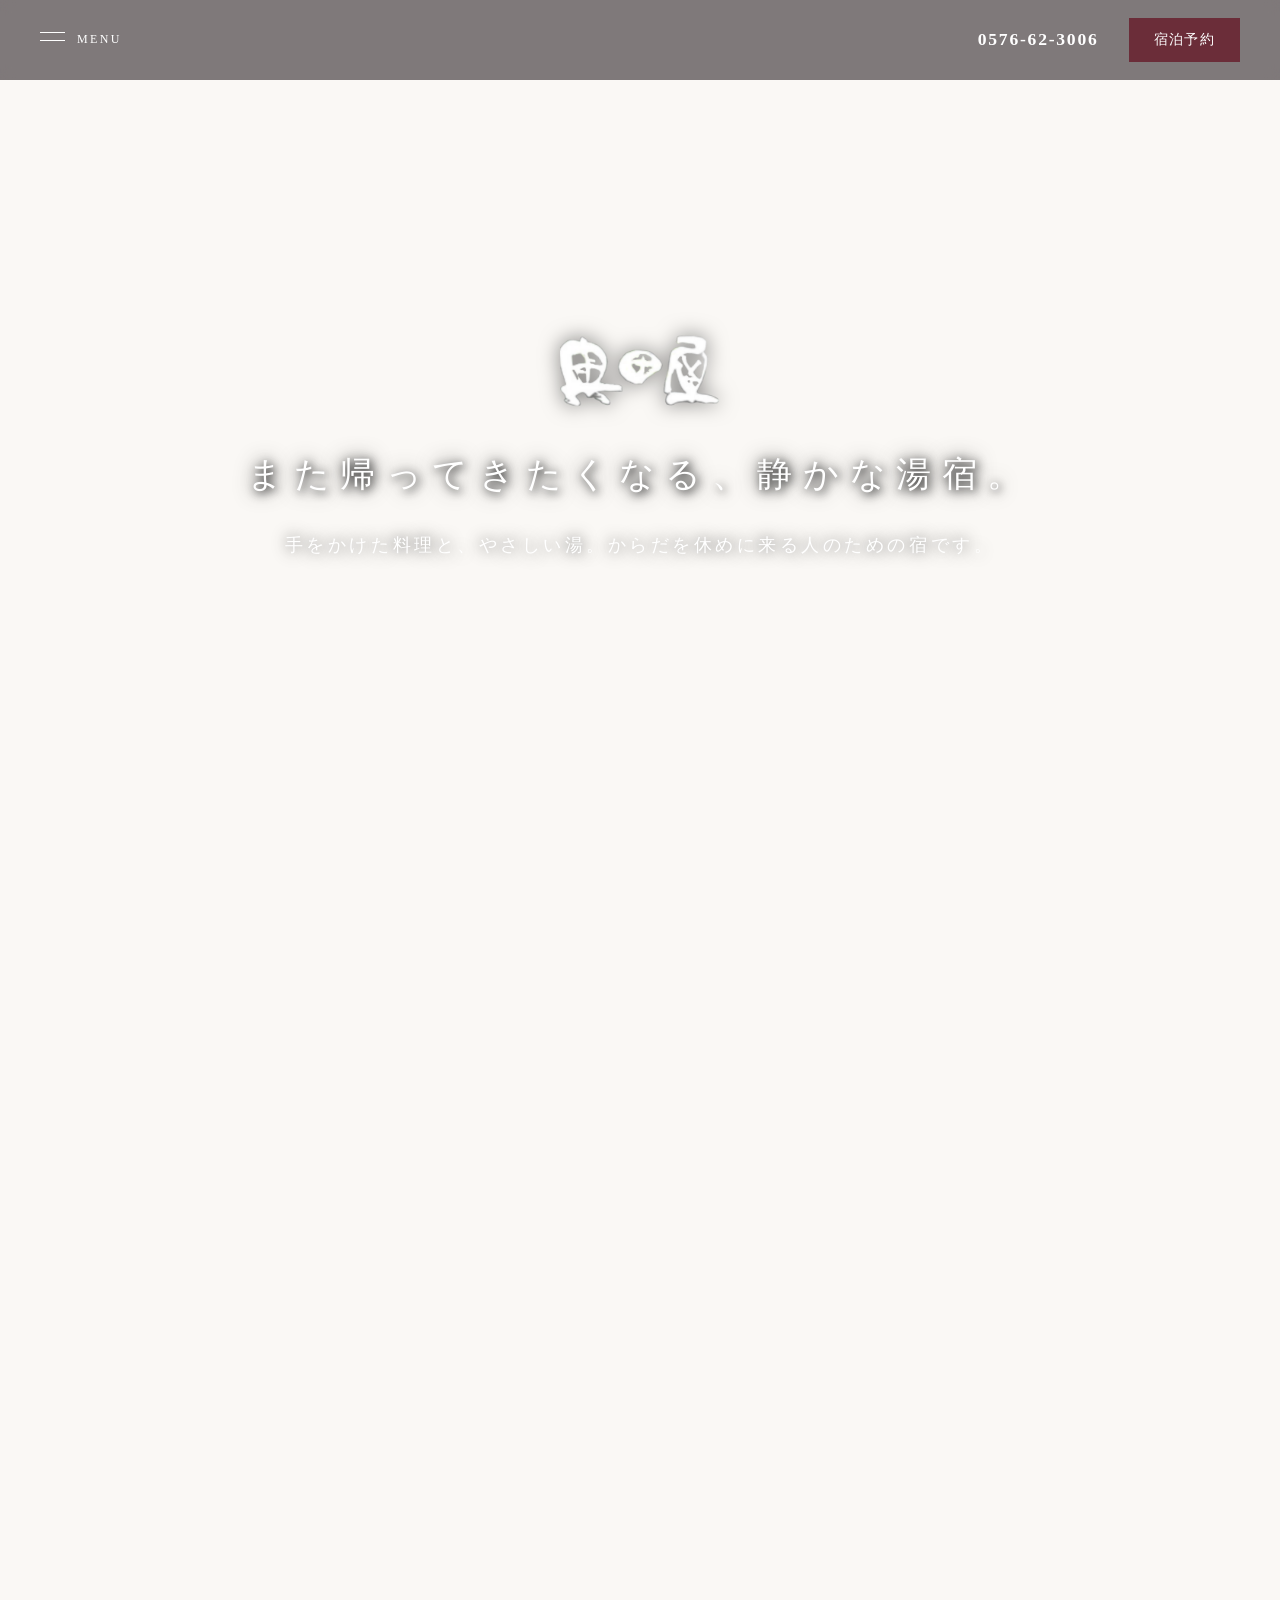
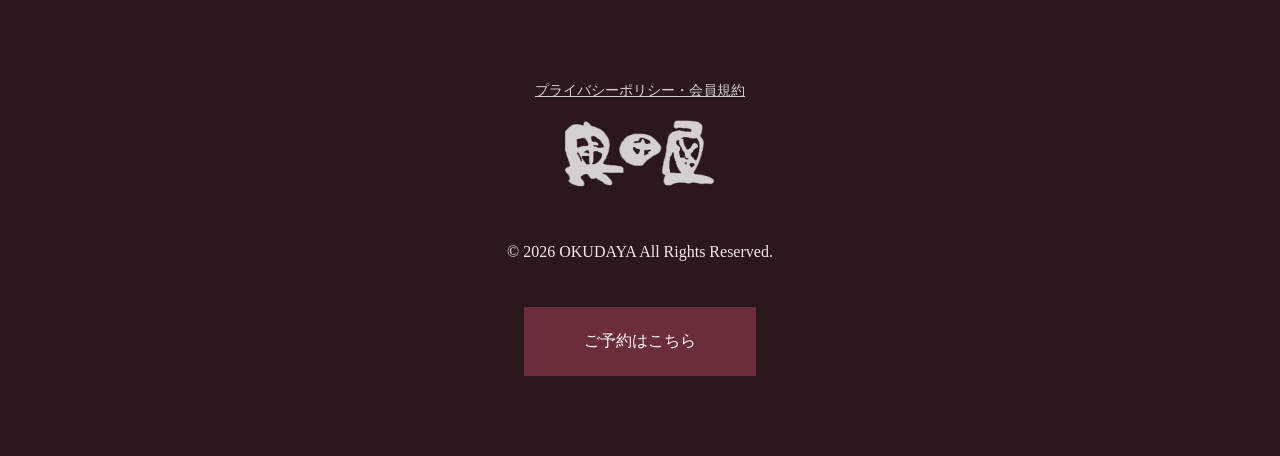
<file: index.html>
<!DOCTYPE html>
<html lang="ja">
<head>
    <meta charset="UTF-8" />
    <meta name="viewport" content="width=device-width, initial-scale=1.0" />
    <title>奥田屋｜また帰ってきたくなる、静かな湯宿。</title>
    <link rel="stylesheet" href="index.css">

    <!-- Google Analytics4 (GA4) -->
    <script async src="https://www.googletagmanager.com/gtag/js?id=G-5800Y1VJR6"></script>
    <script>
      window.dataLayer = window.dataLayer || [];
      function gtag(){dataLayer.push(arguments);}
      gtag('js', new Date());

      gtag('config', 'G-5800Y1VJR6');
    </script>
    <!-- /Google Analytics4 -->
</head>
<body>

    <!-- フルスクリーンメニュー -->
    <div id="full-menu" class="menu-overlay">
        <div class="menu-close-trigger" onclick="closeMenu()">
            <div class="close-icon"></div>
            <span class="close-label">CLOSE</span>
        </div>
        <div class="menu-flex-container">
            <div class="menu-left">
                <ul>
                    <li><a href="nature.html">自然</a></li>
                    <li><a href="history.html">歴史</a></li>
                    <li><a href="room.html">お部屋</a></li>
                    <li><a href="onsen.html">温泉</a></li>
                    <li><a href="food.html">お料理</a></li>
                    <li><a href="news.html">お知らせ</a></li>
                    <li><a href="https://ssl.mountaintrad.co.jp/~okudaya/booking.html" target="_blank" rel="noopener noreferrer">宿泊予約</a></li>
                    <li><a href="#access" onclick="closeMenu()">アクセス</a></li>
                </ul>
            </div>
            <div class="menu-right">
                <div class="menu-sub-links">
                    <a href="https://ssl.mountaintrad.co.jp/~okudaya/booking.html" target="_blank" rel="noopener noreferrer">宿泊予約・料金計算</a>
                    <a href="https://ssl.mountaintrad.co.jp/~okudaya/support.html" target="_blank" rel="noopener noreferrer">お問い合わせ</a>
                </div>
                <div class="menu-footer-info">
                    <span class="label">RESERVATION</span>
                    <a href="tel:0576623006" class="tel">0576-62-3006</a>
                </div>
            </div>
        </div>
    </div>

    <!-- ヘッダー -->
    <header class="site-header">
        <div class="header-inner">
            <div class="menu-trigger" onclick="openMenu()">
                <div class="menu-icon"></div>
                <span class="menu-label">MENU</span>
            </div>
            <div class="header-contact">
                <a href="tel:0576623006" class="header-tel" style="color: inherit; text-decoration: none;">0576-62-3006</a>
                <a href="https://ssl.mountaintrad.co.jp/~okudaya/booking.html" class="header-btn" target="_blank" rel="noopener noreferrer">宿泊予約</a>
            </div>
        </div>
    </header>

    <!-- ヒーローセクション -->
    <section class="hero">
        <div class="hero-slider">
            <div class="slide" style="background-image: url('images/nature.jpg');"></div>
            <div class="slide" style="background-image: url('images/food.jpg');"></div>
            <div class="slide" style="background-image: url('images/history.jpg');"></div>
            <div class="slide" style="background-image: url('images/onsen.jpg');"></div>
            <div class="slide" style="background-image: url('images/room.jpg');"></div>
        </div>
        <div class="hero-inner">
            <div class="hero-logo"><img src="images/okudaya.png" alt="奥田屋"></div>
            <h1 class="main-copy">また帰ってきたくなる、静かな湯宿。</h1>
            <p class="sub-copy">手をかけた料理と、やさしい湯。からだを休めに来る人のための宿です。</p>
        </div>
    </section>

    <!-- メインコンテンツ -->
    <main>
        <!-- 1. 自然 -->
        <section class="alternating-section">
            <div class="section-container">
                <div class="text-content reveal">
                    <h2 class="section-title">山と、川と、深呼吸。</h2>
                    <p>豊かな山々に抱かれ、清流のせせらぎが響く場所。<br>季節が奏でる音に耳を澄ませる、<br>贅沢な時間がここにはあります。</p>
                    <a href="nature.html" class="btn-more">More</a>
                </div>
                <div class="image-box reveal">
                    <img src="images/osaka.jpg" alt="自然">
                </div>
            </div>
        </section>

        <!-- 2. 歴史 -->
        <section class="alternating-section">
            <div class="section-container reverse">
                <div class="text-content reveal">
                    <h2 class="section-title">百余年の時を、いまに繋ぐ。</h2>
                    <p>明治の創業より磨き上げられてきた木造の美。<br>穏やかな安らぎが、館内を優しく包み込みます。</p>
                    <a href="history.html" class="btn-more">More</a>
                </div>
                <div class="image-box reveal">
                    <img src="images/history.jpg" alt="歴史">
                </div>
            </div>
        </section>

        <!-- 3. 客室 -->
        <section class="alternating-section">
            <div class="section-container">
                <div class="text-content reveal">
                    <h2 class="section-title">客室</h2>
                    <p>飛騨の山々と川のせせらぎ。<br>何もしない贅沢に身を委ねるひとときを。</p>
                    <a href="room.html" class="btn-more">More</a>
                </div>
                <div class="image-box reveal">
                    <img src="images/room.jpg" alt="客室">
                </div>
            </div>
        </section>

        <!-- 4. 温泉 -->
        <section class="alternating-section">
            <div class="section-container reverse">
                <div class="text-content reveal">
                    <h2 class="section-title">温泉</h2>
                    <p>日本希少の天然炭酸泉。<br>肌を包む細かな泡が芯から身体を解きほぐす、恵みの湯。</p>
                    <a href="onsen.html" class="btn-more">More</a>
                </div>
                <div class="image-box reveal">
                    <img src="images/onsen.jpg" alt="温泉">
                </div>
            </div>
        </section>

        <!-- 5. お食事 -->
        <section class="alternating-section">
            <div class="section-container">
                <div class="text-content reveal">
                    <h2 class="section-title">お食事</h2>
                    <p>飛騨の清らかな水と、力強い旬の幸。<br>素材を慈しむように実直に仕上げた滋味を。</p>
                    <a href="food.html" class="btn-more">More</a>
                </div>
                <div class="image-box reveal">
                    <img src="images/food.jpg" alt="お食事">
                </div>
            </div>
        </section>

        <!-- 6. ブログ・お知らせ -->
        <section class="home-news-section">
            <div class="section-container">
                <div class="news-banner reveal">
                    <div class="news-banner-text">
                        <span class="sub-title">Daily Life</span>
                        <h2>奥田屋の日々とお知らせ</h2>
                        <div id="latest-news-ticker" style="margin-bottom: 30px;">
                            <p style="font-size: 1.1rem; color: #8b4513;">最新の記事を読み込み中...</p>
                        </div>
                        <a href="https://www.okudaya.jp/blog/okudaya.html" class="btn-primary">ブログを見る</a>
                    </div>
                    <div class="news-banner-img">
                        <img src="images/R10.jpg" alt="日常" id="latest-news-img">
                    </div>
                </div>
            </div>
        </section>

        <!-- 7. アクセス -->
        <section id="access" class="access-section">
            <div class="section-container reveal" style="flex-direction: column; align-items: flex-start;">
                <h2 class="section-title">アクセス</h2>
                <div style="width: 100%; display: flex; gap: 40px; flex-wrap: wrap;">
                    <div class="text-content">
                        <p><strong>湯屋温泉 奥田屋</strong></p>
                        <p>〒509-3113 岐阜県下呂市小坂町湯屋572</p>
                        <p style="margin: 20px 0; font-size: 1.5rem; font-weight: bold; color: #8b4513;">
                            <a href="tel:0576623006" style="color: inherit; text-decoration: none;">TEL: 0576-62-3006</a>
                        </p>
                    </div>
                    <div style="flex: 1.5; min-width: 300px; height: 400px;">
                        <iframe src="https://www.google.com/maps/embed?pb=!1m18!1m12!1m3!1d3234.33234208226!2d137.288219!3d35.914264!2m3!1f0!2f0!3f0!3m2!1i1024!2i768!4f13.1!3m3!1m2!1s0x6002dd34b8c9c43d%3A0xc68e7b9260655554!2z5aWl55Sw5bGL!5e0!3m2!1sja!2sjp!4v1710000000000"
                        width="100%" height="100%" style="border:0;" allowfullscreen="" loading="lazy"></iframe>
                    </div>
                </div>
            </div>
        </section>
    </main>

    <!-- フッター -->
    <footer>
        <div style="margin-bottom: 15px;">
            <a href="privacy.html" style="color: #fff; opacity: 0.8; font-size: 0.85rem; text-decoration: underline;">プライバシーポリシー・会員規約</a>
        </div>
        <div style="margin-bottom: 40px;">
            <img src="images/okudaya.png" alt="奥田屋" style="width: 150px; filter: brightness(0) invert(1); opacity: 0.8;">
        </div>
        <p>&copy; 2026 OKUDAYA All Rights Reserved.</p>
        <a href="https://ssl.mountaintrad.co.jp/~okudaya/booking.html" class="btn-reserve" target="_blank" rel="noopener noreferrer">ご予約はこちら</a>
    </footer>

    <!-- JavaScript -->
    <script>
        function openMenu() { document.getElementById('full-menu').classList.add('is-open'); }
        function closeMenu() { document.getElementById('full-menu').classList.remove('is-open'); }

        const revealElements = document.querySelectorAll('.reveal');
        const observerOptions = {
            root: null,
            rootMargin: '0px',
            threshold: 0.1
        };

        const observer = new IntersectionObserver((entries) => {
            entries.forEach(entry => {
                if (entry.isIntersecting) {
                    entry.target.classList.add('is-visible');
                } else {
                    entry.target.classList.remove('is-visible');
                }
            });
        }, observerOptions);

        revealElements.forEach(el => observer.observe(el));

        async function getLatestNews() {
            const serviceId = 'harukisuzuki';
            const apiKey = 'IDQzemamCPD5LBX71CX7wcmdXTh57JQ7bQMJ';
            try {
                const res = await fetch(`https://${serviceId}.microcms.io/api/v1/blogs?limit=1`, {
                    headers: { 'X-MICROCMS-API-KEY': apiKey }
                });
                const data = await res.json();
                if (data.contents.length > 0) {
                    const post = data.contents[0];
                    const date = new Date(post.publishedAt).toLocaleDateString('ja-JP').replace(/\//g, '.');
                    document.getElementById('latest-news-ticker').innerHTML = `
                        <p style="font-size: 0.9rem; color: #8b4513; margin-bottom: 5px;">${date} 更新</p>
                        <p style="font-size: 1.2rem; color: #333; font-weight: bold;">${post.title}</p>
                    `;
                    if(post.eyecatch) document.getElementById('latest-news-img').src = post.eyecatch.url;
                }
            } catch (e) { console.log("News fetch error"); }
        }
        getLatestNews();
    </script>
</body>
</html>
</file>
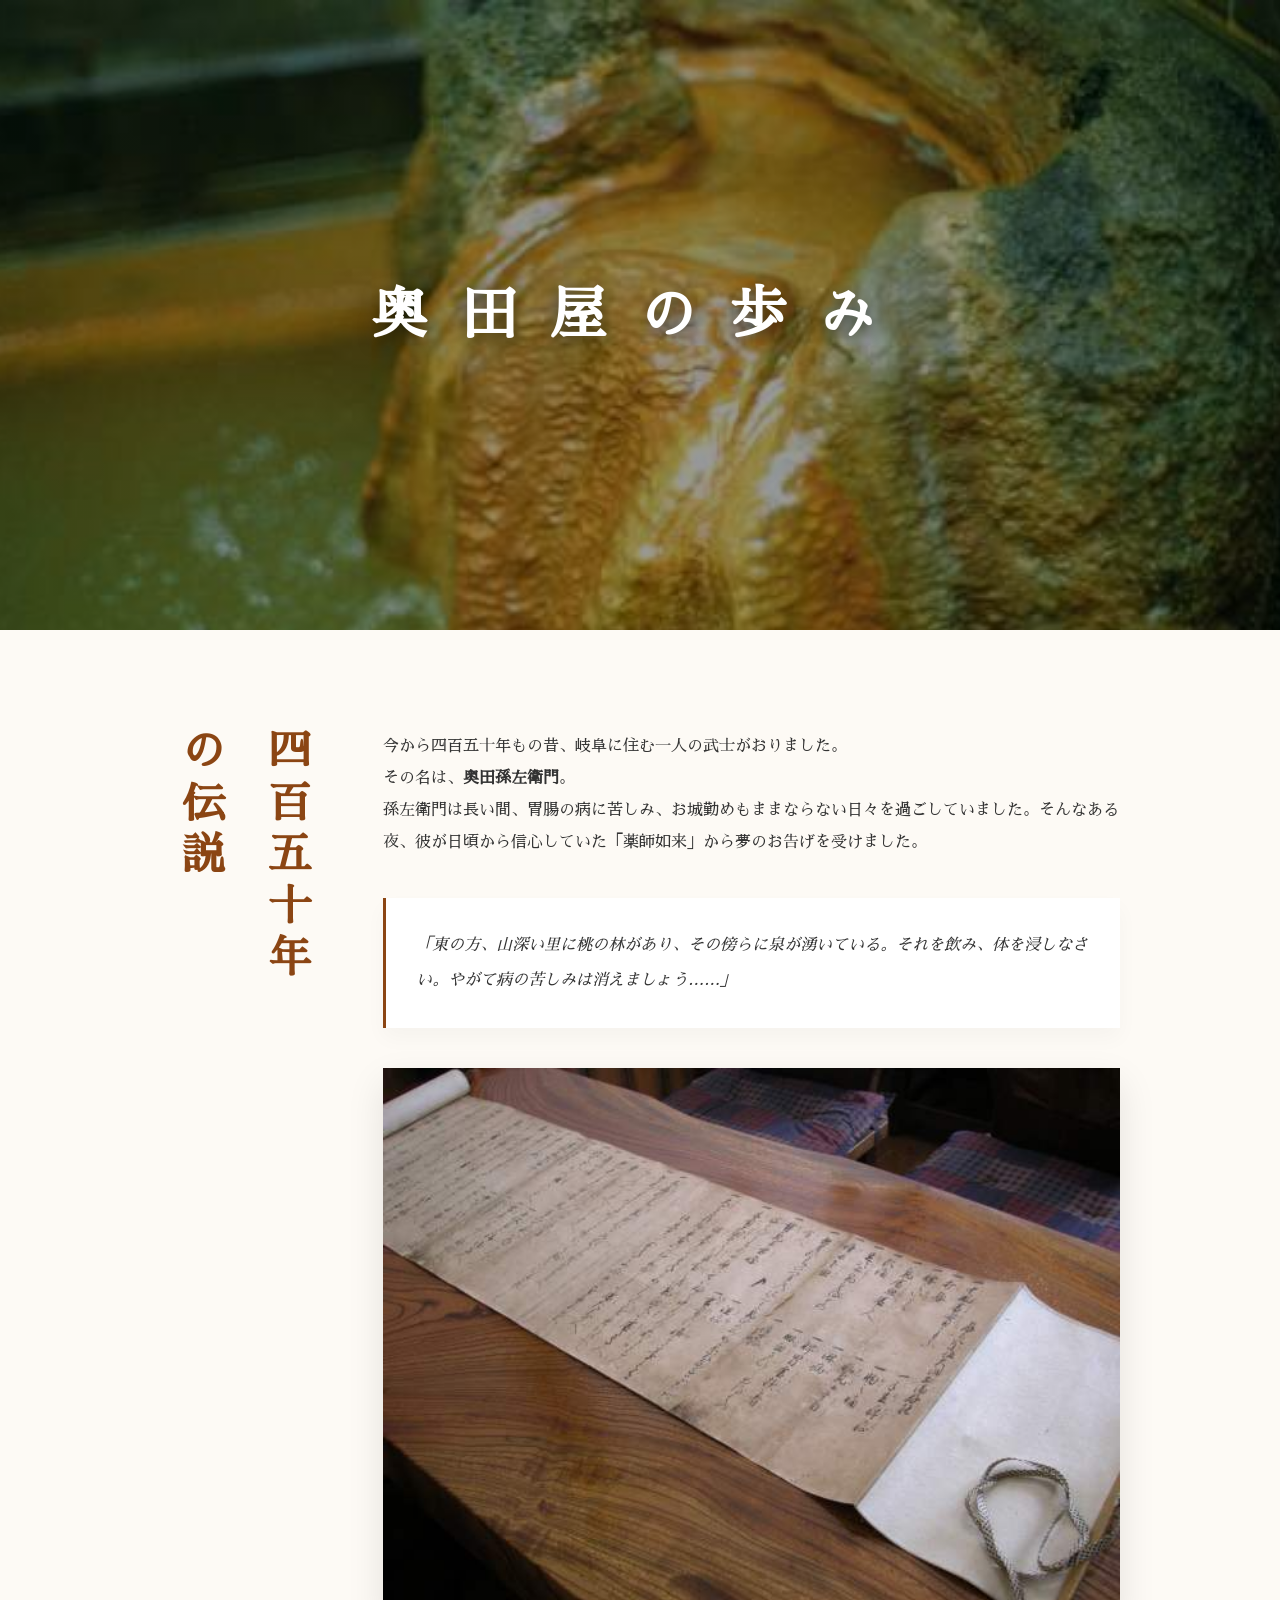
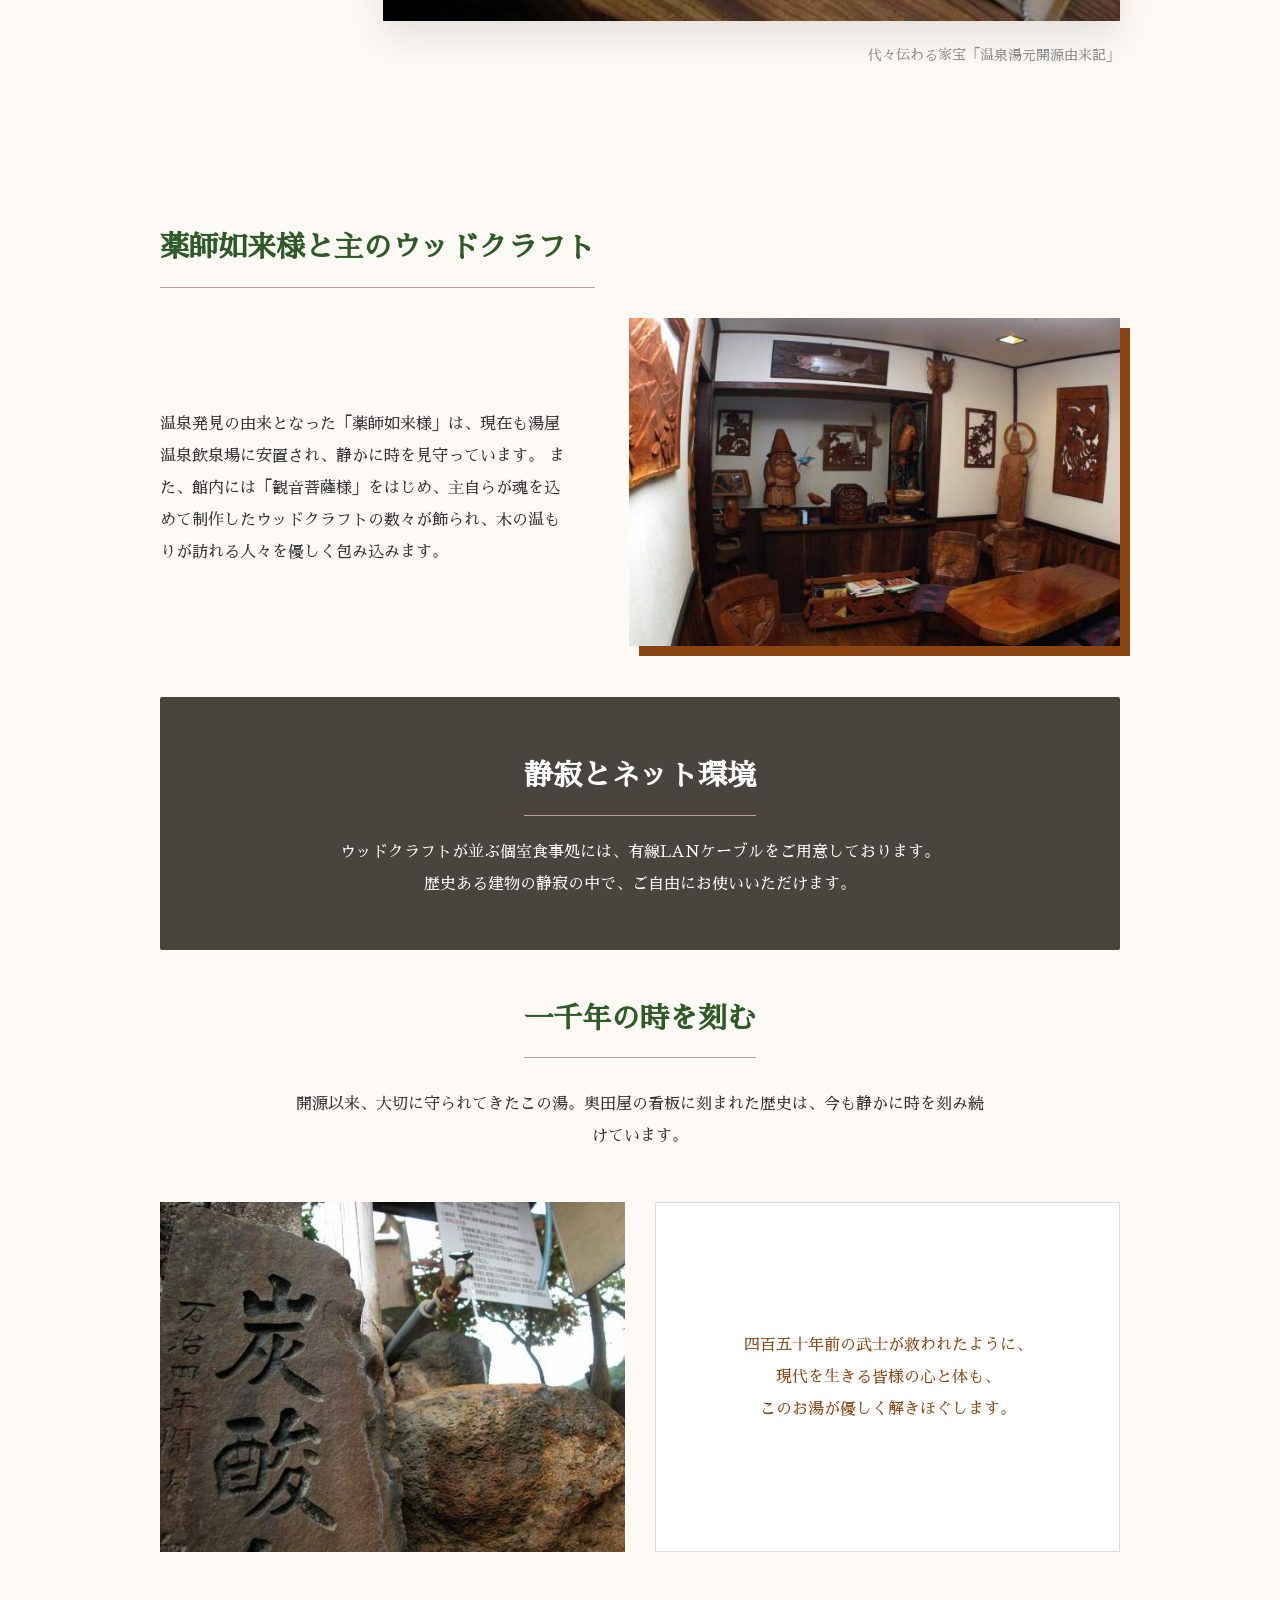
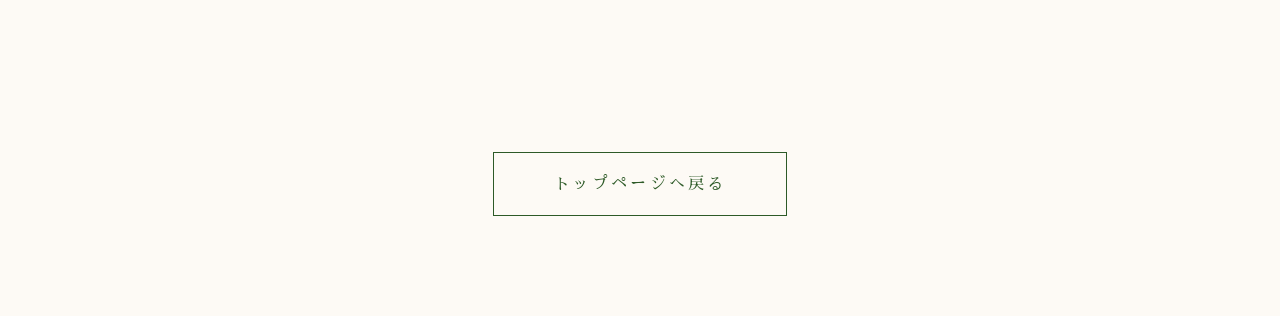
<file: history.html>
<!DOCTYPE html>
<html lang="ja">
<head>
    <meta charset="UTF-8">
    <meta name="viewport" content="width=device-width, initial-scale=1.0">
    <title>奥田屋の歴史 | 飛騨小坂 天然炭酸泉の宿</title>
    <link rel="stylesheet" href="index.css">
    <link rel="stylesheet" href="history.css">
    <link href="https://fonts.googleapis.com/css2?family=Sawarabi+Mincho&display=swap" rel="stylesheet">
</head>
<body>

    <div class="history-hero">
        <h1 class="fade-in">奥田屋の歩み</h1>
    </div>

    <div class="container">
        <section class="history-section">
            <div class="vertical-title reveal">
                <h2>四百五十年の伝説</h2>
            </div>
            <div class="history-content-main">
                <p class="history-story reveal">
                    今から四百五十年もの昔、岐阜に住む一人の武士がおりました。<br>
                    その名は、<strong>奥田孫左衛門</strong>。
                </p>
                <p class="reveal">
                    孫左衛門は長い間、胃腸の病に苦しみ、お城勤めもままならない日々を過ごしていました。そんなある夜、彼が日頃から信心していた「薬師如来」から夢のお告げを受けました。
                </p>
                
                <div class="dream-message reveal">
                    <blockquote>
                        「東の方、山深い里に桃の林があり、その傍らに泉が湧いている。それを飲み、体を浸しなさい。やがて病の苦しみは消えましょう……」
                    </blockquote>
                </div>

                <div class="history-img-main reveal">
                    <img src="images/H1.jpg" alt="温泉湯元開源由来記">
                    <p class="img-caption">代々伝わる家宝「温泉湯元開源由来記」</p>
                </div>
            </div>
        </section>

        <section class="history-section-block reveal">
            <h2 class="section-title">薬師如来様と主のウッドクラフト</h2>
            <div class="history-flex">
                <div class="history-text">
                    <p>
                        温泉発見の由来となった「薬師如来様」は、現在も湯屋温泉飲泉場に安置され、静かに時を見守っています。
                        また、館内には「観音菩薩様」をはじめ、主自らが魂を込めて制作したウッドクラフトの数々が飾られ、木の温もりが訪れる人々を優しく包み込みます。
                    </p>
                </div>
                <div class="history-img-side"><img src="images/H5.jpg" alt="館内の装飾"></div>
            </div>
        </section>

        <section class="history-section-block reveal">
            <div class="info-card-net">
                <h2 class="section-title" style="color: #fff; margin-bottom: 20px;">静寂とネット環境</h2>
                <p>
                    ウッドクラフトが並ぶ個室食事処には、有線LANケーブルをご用意しております。<br>
                    歴史ある建物の静寂の中で、ご自由にお使いいただけます。
                </p>
            </div>
        </section>

        <section class="history-section-block reveal" style="text-align: center;">
            <h2 class="section-title">一千年の時を刻む</h2>
            <p style="max-width: 700px; margin: 0 auto 50px;">
                開源以来、大切に守られてきたこの湯。奥田屋の看板に刻まれた歴史は、今も静かに時を刻み続けています。
            </p>
            <div class="image-grid-2">
                <img src="images/H4.jpg" alt="受け継がれる看板">
                <div class="info-card-small">
                    <p>四百五十年前の武士が救われたように、<br>現代を生きる皆様の心と体も、<br>このお湯が優しく解きほぐします。</p>
                </div>
            </div>
        </section>
    </div>

    <div class="footer-nav reveal">
        <a href="index.html" class="btn-outline">トップページへ戻る</a>
    </div>

    <script>
        const observer = new IntersectionObserver((entries) => {
            entries.forEach(entry => {
                if (entry.isIntersecting) entry.target.classList.add('active');
            });
        }, { threshold: 0.1 });
        document.querySelectorAll('.reveal').forEach(el => observer.observe(el));
    </script>

</body>
</html>
</file>
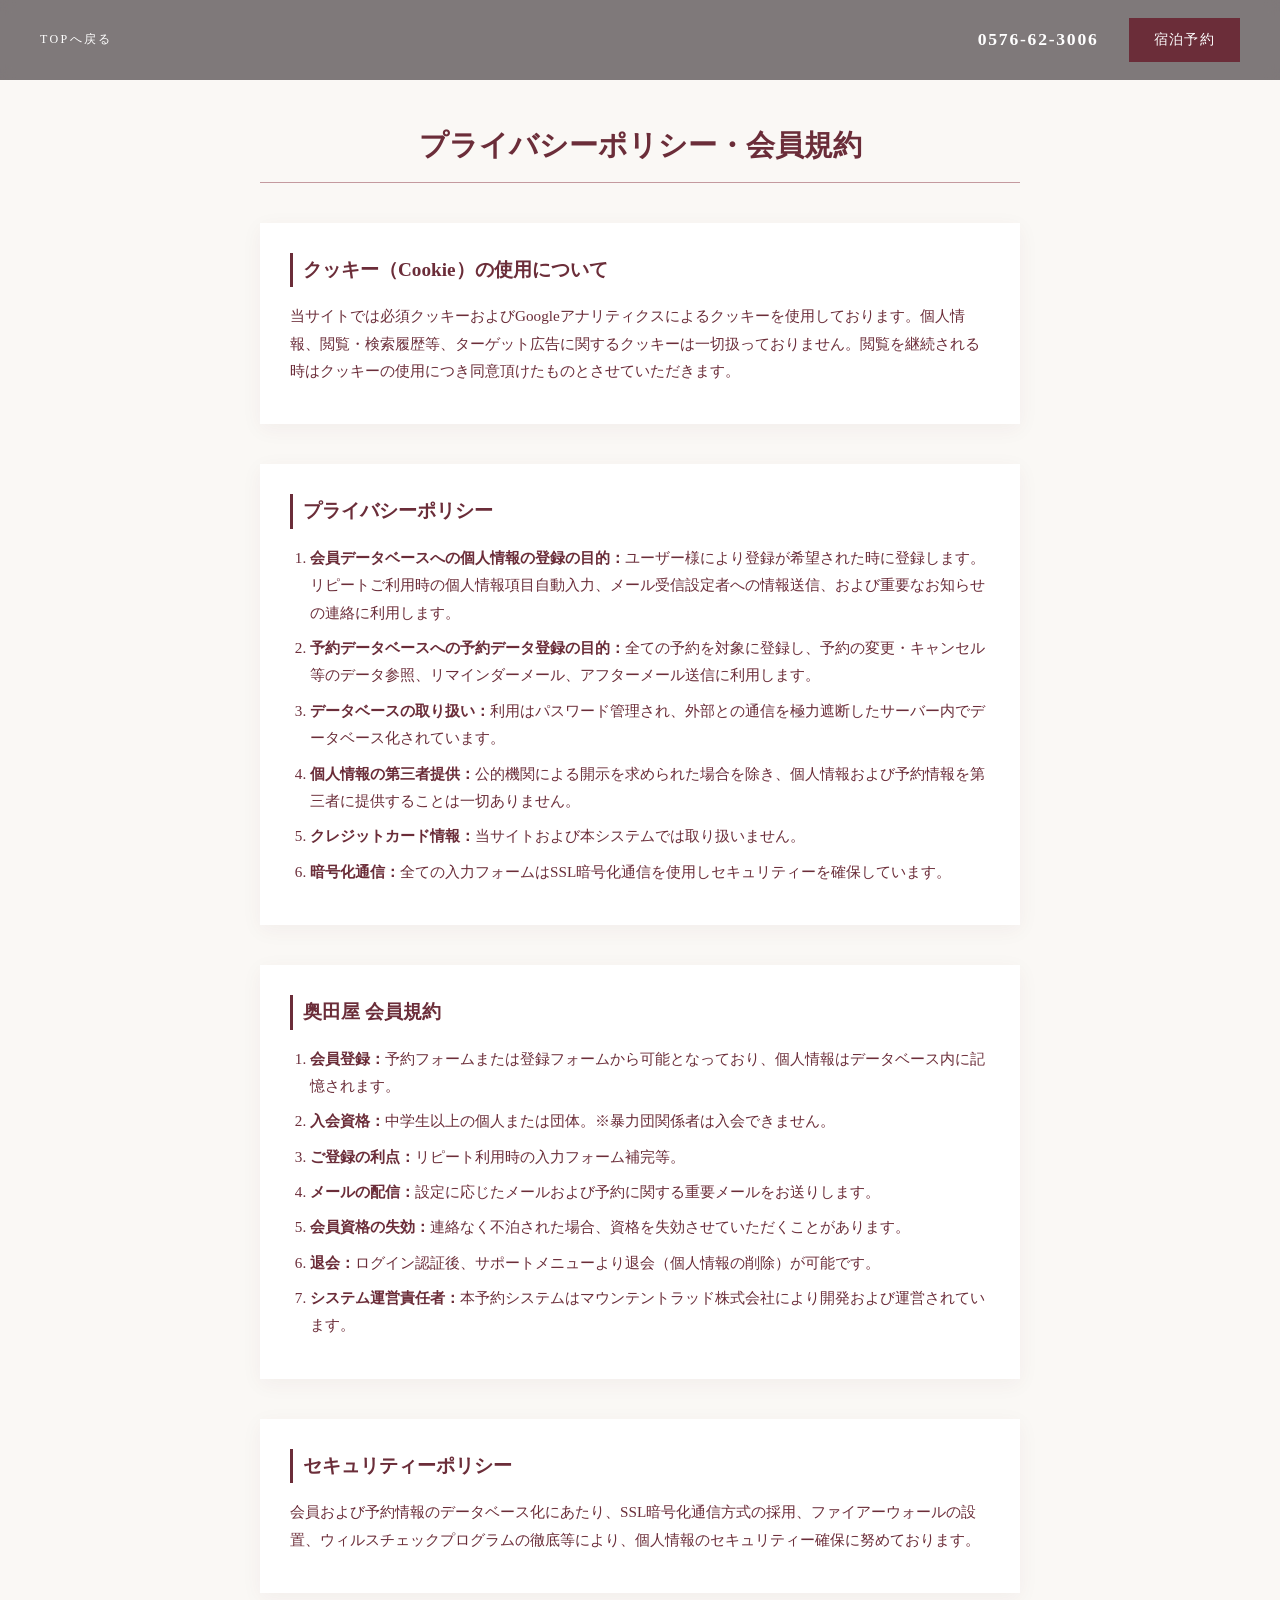
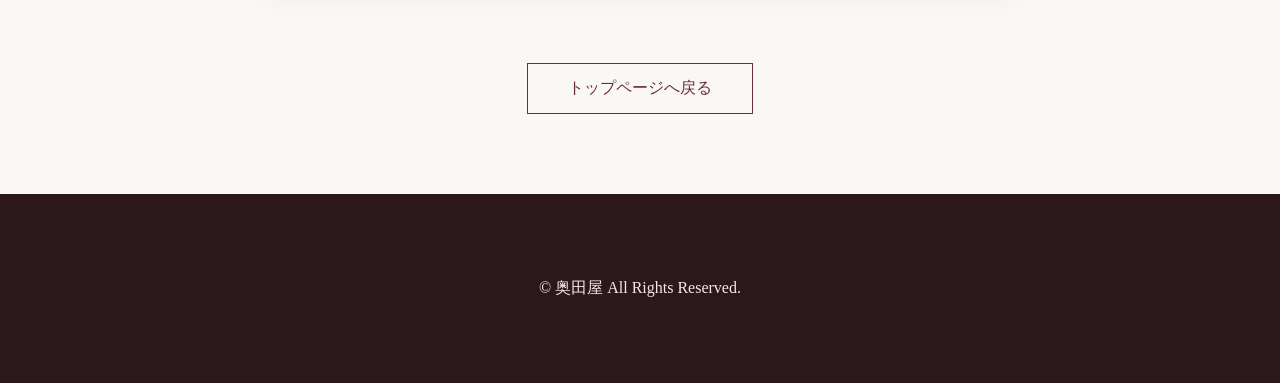
<file: privacy.html>
<!DOCTYPE html>
<html lang="ja">
<head>
    <meta charset="UTF-8" />
    <meta name="viewport" content="width=device-width, initial-scale=1.0" />
    <title>プライバシーポリシー・会員規約｜奥田屋</title>
    <link rel="stylesheet" href="index.css">
    <style>
        .policy-container {
            max-width: 800px;
            margin: 120px auto 80px;
            padding: 0 20px;
            color: #6b2d39;
        }
        .policy-title {
            font-size: 1.8rem;
            border-bottom: 1px solid #c49a9f;
            padding-bottom: 10px;
            margin-bottom: 40px;
            text-align: center;
        }
        .policy-section {
            margin-bottom: 40px;
            background: #fff;
            padding: 30px;
            box-shadow: 0 5px 20px rgba(107, 45, 57, 0.05);
        }
        .policy-section h2 {
            font-size: 1.2rem;
            margin-bottom: 15px;
            border-left: 3px solid #6b2d39;
            padding-left: 10px;
        }
        .policy-section p, .policy-section ol {
            font-size: 0.95rem;
            line-height: 1.8;
            margin-bottom: 10px;
        }
        .policy-section ol {
            padding-left: 20px;
        }
        .policy-section li {
            margin-bottom: 8px;
        }
        .back-link {
            text-align: center;
            margin-top: 40px;
        }
    </style>

    <head>
  <meta charset="UTF-8">
  <title>奥田屋</title>
  
  <!-- Google Analytics4 (GA4) -->
  <script async src="https://www.googletagmanager.com/gtag/js?id=G-ここに測定IDを入れる"></script>
  <script>
    window.dataLayer = window.dataLayer || [];
    function gtag(){dataLayer.push(arguments);}
    gtag('js', new Date());

    gtag('config', 'G-5800Y1VJR6');
  </script>
  <!-- /Google Analytics4 -->

  <link rel="stylesheet" href="index.css">
</head>
</head>
<body>

    <header class="site-header">
        <div class="header-inner">
            <div class="menu-trigger" onclick="location.href='index.html'">
                <span class="menu-label">TOPへ戻る</span>
            </div>
            <div class="header-contact">
                <span class="header-tel">0576-62-3006</span>
                <a href="https://ssl.mountaintrad.co.jp/" class="header-btn">宿泊予約</a>
            </div>
        </div>
    </header>

    <div class="policy-container">
        <h1 class="policy-title">プライバシーポリシー・会員規約</h1>

        <!-- Cookieポリシー -->
        <div class="policy-section">
            <h2>クッキー（Cookie）の使用について</h2>
            <p>当サイトでは必須クッキーおよびGoogleアナリティクスによるクッキーを使用しております。個人情報、閲覧・検索履歴等、ターゲット広告に関するクッキーは一切扱っておりません。閲覧を継続される時はクッキーの使用につき同意頂けたものとさせていただきます。</p>
        </div>

        <!-- プライバシーポリシー -->
        <div class="policy-section">
            <h2>プライバシーポリシー</h2>
            <ol>
                <li><strong>会員データベースへの個人情報の登録の目的：</strong>ユーザー様により登録が希望された時に登録します。リピートご利用時の個人情報項目自動入力、メール受信設定者への情報送信、および重要なお知らせの連絡に利用します。</li>
                <li><strong>予約データベースへの予約データ登録の目的：</strong>全ての予約を対象に登録し、予約の変更・キャンセル等のデータ参照、リマインダーメール、アフターメール送信に利用します。</li>
                <li><strong>データベースの取り扱い：</strong>利用はパスワード管理され、外部との通信を極力遮断したサーバー内でデータベース化されています。</li>
                <li><strong>個人情報の第三者提供：</strong>公的機関による開示を求められた場合を除き、個人情報および予約情報を第三者に提供することは一切ありません。</li>
                <li><strong>クレジットカード情報：</strong>当サイトおよび本システムでは取り扱いません。</li>
                <li><strong>暗号化通信：</strong>全ての入力フォームはSSL暗号化通信を使用しセキュリティーを確保しています。</li>
            </ol>
        </div>

        <!-- 会員規約 -->
        <div class="policy-section">
            <h2>奥田屋 会員規約</h2>
            <ol>
                <li><strong>会員登録：</strong>予約フォームまたは登録フォームから可能となっており、個人情報はデータベース内に記憶されます。</li>
                <li><strong>入会資格：</strong>中学生以上の個人または団体。※暴力団関係者は入会できません。</li>
                <li><strong>ご登録の利点：</strong>リピート利用時の入力フォーム補完等。</li>
                <li><strong>メールの配信：</strong>設定に応じたメールおよび予約に関する重要メールをお送りします。</li>
                <li><strong>会員資格の失効：</strong>連絡なく不泊された場合、資格を失効させていただくことがあります。</li>
                <li><strong>退会：</strong>ログイン認証後、サポートメニューより退会（個人情報の削除）が可能です。</li>
                <li><strong>システム運営責任者：</strong>本予約システムはマウンテントラッド株式会社により開発および運営されています。</li>
            </ol>
        </div>

        <!-- セキュリティーポリシー -->
        <div class="policy-section">
            <h2>セキュリティーポリシー</h2>
            <p>会員および予約情報のデータベース化にあたり、SSL暗号化通信方式の採用、ファイアーウォールの設置、ウィルスチェックプログラムの徹底等により、個人情報のセキュリティー確保に努めております。</p>
        </div>

        <div class="back-link">
            <a href="index.html" class="btn-more">トップページへ戻る</a>
        </div>
    </div>

    <footer>
        <p class="copyright">&copy; 奥田屋 All Rights Reserved.</p>
    </footer>

</body>
</html>
</file>
<file: index.css>
/* ==========================================
   1. 基本設定
   ========================================== */
* {
    margin: 0;
    padding: 0;
    box-sizing: border-box;
}

body {
    font-family: "Yu Mincho", "Hiragino Mincho ProN", serif;
    color: #6b2d39; /* あずき色 */
    line-height: 1.8;
    background: #faf8f5; /* 落ち着いた和風生成り背景 */
    overflow-x: hidden;
}

/* ==========================================
   2. ヘッダー
   ========================================== */
.site-header {
    position: fixed;
    top: 0;
    left: 0;
    width: 100%;
    height: 80px;
    background: rgba(26, 18, 20, 0.55);
    backdrop-filter: blur(8px);
    z-index: 1000;
    display: flex;
    align-items: center;
    padding: 0 40px;
    color: #fff;
}

.header-inner {
    width: 100%;
    display: flex;
    justify-content: space-between;
    align-items: center;
}

.menu-trigger {
    cursor: pointer;
    display: flex;
    align-items: center;
    gap: 12px;
}

.menu-icon {
    width: 25px;
    height: 1px;
    background: #fff;
    position: relative;
}

.menu-icon::before,
.menu-icon::after {
    content: "";
    position: absolute;
    width: 100%;
    height: 1px;
    background: #fff;
}

.menu-icon::before { top: -8px; }
.menu-icon::after { bottom: 8px; }

.menu-label {
    font-size: 0.75rem;
    letter-spacing: 0.2em;
}

.header-contact {
    display: flex;
    align-items: center;
    gap: 30px;
}

.header-tel {
    font-size: 1.1rem;
    font-weight: bold;
    letter-spacing: 0.1em;
}

.header-btn {
    background: #6b2d39;
    color: #fff !important;
    padding: 10px 25px;
    font-size: 0.85rem;
    letter-spacing: 0.1em;
    text-decoration: none;
    transition: background 0.3s;
}

.header-btn:hover {
    background: #803342;
}

/* ==========================================
   3. ヒーロー・スライダー
   ========================================== */
.hero {
    position: relative;
    height: 100vh;
    display: flex;
    align-items: center;
    justify-content: center;
    text-align: center;
    color: #fff;
    overflow: hidden;
}

.hero-slider {
    position: absolute;
    top: 0;
    left: 0;
    width: 100%;
    height: 100%;
    z-index: 0;
}

.slide {
    position: absolute;
    top: 0;
    left: 0;
    width: 100%;
    height: 100%;
    background-size: cover;
    background-position: center;
    opacity: 0;
    animation: fadeSlider 25s infinite;
}

.slide:nth-child(1) { animation-delay: 0s; }
.slide:nth-child(2) { animation-delay: 5s; }
.slide:nth-child(3) { animation-delay: 10s; }
.slide:nth-child(4) { animation-delay: 15s; }
.slide:nth-child(5) { animation-delay: 20s; }

@keyframes fadeSlider {
    0% { opacity: 0; transform: scale(1.0); }
    8% { opacity: 1; }
    20% { opacity: 1; }
    28% { opacity: 0; transform: scale(1.05); }
    100% { opacity: 0; }
}

.hero-inner {
    position: relative;
    z-index: 2;
    padding: 0 20px;
}

.hero-logo img {
    width: 160px;
    margin-bottom: 25px;
    filter: drop-shadow(0 0 10px rgba(0, 0, 0, 0.5));
}

.main-copy {
    font-size: 2.2rem;
    letter-spacing: 0.3em;
    margin-bottom: 20px;
    font-weight: 400;
    text-shadow: 0 0 20px rgba(0, 0, 0, 0.8), 2px 2px 10px rgba(0, 0, 0, 0.9), -1px -1px 0 rgba(255, 255, 255, 0.1);
}

.sub-copy {
    font-size: 1.1rem;
    letter-spacing: 0.2em;
    line-height: 2.2;
    text-shadow: 0 0 15px rgba(0, 0, 0, 0.8);
}

/* ==========================================
   4. メニューオーバーレイ
   ========================================== */
.menu-overlay {
    position: fixed;
    top: 0;
    left: 0;
    width: 100%;
    height: 100%;
    background: #1f1416;
    z-index: 2000;
    opacity: 0;
    visibility: hidden;
    transition: 0.5s cubic-bezier(0.2, 1, 0.2, 1);
}

.menu-overlay.is-open {
    opacity: 1;
    visibility: visible;
}

.menu-close-trigger {
    position: absolute;
    top: 40px;
    left: 40px;
    cursor: pointer;
    display: flex;
    align-items: center;
    gap: 12px;
    z-index: 2100;
}

.close-icon {
    width: 25px;
    height: 25px;
    position: relative;
}

.close-icon::before,
.close-icon::after {
    content: "";
    position: absolute;
    top: 50%;
    left: 0;
    width: 100%;
    height: 1px;
    background: #fff;
}

.close-icon::before { transform: rotate(45deg); }
.close-icon::after { transform: rotate(-45deg); }

.close-label {
    color: #fff;
    font-size: 0.75rem;
    letter-spacing: 0.2em;
}

.menu-flex-container {
    display: flex;
    height: 100%;
    align-items: center;
    padding: 0 10%;
    max-width: 1400px;
    margin: 0 auto;
}

.menu-left { flex: 1.2; }

.menu-left ul {
    list-style: none;
}

.menu-left a {
    color: #fff;
    font-size: 2.2rem;
    display: block;
    margin-bottom: 25px;
    text-decoration: none;
    letter-spacing: 0.1em;
    transition: 0.3s;
}

.menu-left a:hover {
    color: #d8a0a8;
    padding-left: 10px;
}

.menu-right {
    flex: 0.8;
    color: #fff;
    text-align: left;
    border-left: 1px solid rgba(255, 255, 255, 0.1);
    padding-left: 60px;
}

.menu-sub-links a {
    color: rgba(255, 255, 255, 0.6);
    display: block;
    margin-bottom: 15px;
    text-decoration: none;
    font-size: 0.85rem;
}

.menu-footer-info .label {
    display: block;
    font-size: 0.75rem;
    letter-spacing: 0.2em;
    color: rgba(255, 255, 255, 0.5);
    margin-bottom: 5px;
}

.tel {
    font-size: 2rem;
    color: #fff;
    text-decoration: none;
    font-weight: bold;
}

/* ==========================================
   5. 余白設定（余白の重複とズレを解消）
   ========================================== */
/* ヒーロー画像直後の最初のセクション（自然）の上余白だけを広げる */
main > .alternating-section:first-child {
    padding-top: 150px; /* ここでお好みの広さに調整（例: 80px〜120px） */
}

/* 通常の交代セクション（山と川、歴史、客室など）の間隔は狭く設定 */
.alternating-section {
    padding: 60px 0; /* 狭くしたい数値（お好みで30px〜50pxに調整） */
}

/* 【追加】ブログやお知らせ・アクセスセクションの余白は広く（100px）保持 */
section.home-news-section,
section.blog-section,
section.access-section,
section#access,
#access {
    padding: 100px 0 !important; /* 確実に100pxを優先適用 */
}

/* 内部要素の末尾余白によるズレを防ぐ構造化 */
.section-container {
    max-width: 1100px;
    margin: 0 auto;
    display: flex;
    align-items: center;
    gap: 80px;
    padding: 0 40px;
}

.section-container.reverse {
    flex-direction: row-reverse;
}

.text-content {
    flex: 1;
    color: #6b2d39;
}

/* テキスト内部の末尾マージン消去処理 */
.text-content > *:last-child {
    margin-bottom: 0;
}

.image-box {
    flex: 1.2;
}

.image-box img {
    width: 100%;
    box-shadow: 0 15px 40px rgba(107, 45, 57, 0.12);
    display: block;
}

.section-title {
    font-size: 1.8rem;
    margin-bottom: 30px;
    color: #6b2d39;
    border-bottom: 1px solid #c49a9f;
    display: inline-block;
    padding-bottom: 10px;
}

.text-content p {
    margin-bottom: 0;
}

.btn-more {
    display: inline-block;
    margin-top: 30px;
    padding: 10px 40px;
    border: 1px solid #6b2d39;
    color: #6b2d39;
    text-decoration: none;
    transition: 0.3s;
}

.btn-more:hover {
    background: #6b2d39;
    color: #fff;
}
/* ==========================================
   6. アニメーション（スクロール復帰対応）
   ========================================== */
.reveal {
    opacity: 0;
    transform: translateY(60px);
    transition: opacity 1.5s cubic-bezier(0.25, 0.46, 0.45, 0.94), 
                transform 1.5s cubic-bezier(0.25, 0.46, 0.45, 0.94);
}

.reveal.is-visible {
    opacity: 1;
    transform: translateY(0);
}

/* ==========================================
   7. お知らせ & フッター
   ========================================== */
.home-news-section {
    background: #f1ece8;
    padding: 80px 0;
}

.news-banner {
    display: flex;
    background: #faf8f5;
    box-shadow: 0 10px 30px rgba(107, 45, 57, 0.08);
}

.news-banner-text {
    padding: 60px;
    flex: 1;
    color: #6b2d39;
}

.news-banner-img {
    flex: 1;
    overflow: hidden;
}

.news-banner-img img {
    width: 100%;
    height: 100%;
    object-fit: cover;
    display: block;
}

.btn-primary {
    display: inline-block;
    background: #6b2d39;
    color: #fff;
    padding: 12px 30px;
    text-decoration: none;
    transition: background 0.3s;
}

.btn-primary:hover {
    background: #803342;
}

footer {
    background: #2b181c;
    color: #f3e8ea;
    padding: 80px 0;
    text-align: center;
}

.btn-reserve {
    display: inline-block;
    background: #6b2d39;
    color: #fff;
    padding: 20px 60px;
    margin-top: 40px;
    text-decoration: none;
    transition: background 0.3s;
}

.btn-reserve:hover {
    background: #803342;
}

/* ==========================================
   8. レスポンシブ
   ========================================== */
@media (max-width: 768px) {
    main { margin-top: 0; }
    .alternating-section { padding: 40px 0; }
    .site-header { height: 70px; padding: 0 20px; }
    .header-tel { display: none; }
    .section-container, .section-container.reverse {
        flex-direction: column;
        text-align: center;
        gap: 30px;
    }
    .main-copy { font-size: 1.5rem; }
}
</file>
<file: history.css>
/* history.css */

:root {
    --deep-green: #2d5a27;
    --earth: #8b4513;
    --light-bg: #fdfaf5; 
    --text: #333;
}

body {
    font-family: 'Sawarabi Mincho', serif;
    line-height: 2;
    color: var(--text);
    margin: 0;
    background-color: var(--light-bg);
    overflow-x: hidden;
}

/* ヒーローエリア：H3.jpg を背景に設定 */
.history-hero {
    height: 70vh;
    background: linear-gradient(rgba(0,0,0,0.4), rgba(0,0,0,0.4)), 
                url('images/H3.jpg') center/cover no-repeat fixed;
    display: flex;
    align-items: center;
    justify-content: center;
    color: #fff;
    text-align: center;
    width: 100%;
}

.history-hero h1 {
    font-size: 3.5rem;
    letter-spacing: 0.6em;
    text-shadow: 0 4px 15px rgba(0,0,0,0.5);
    margin: 0;
}

.container {
    max-width: 1000px;
    margin: 0 auto;
    padding: 100px 20px;
}

/* 縦書きタイトル */
.vertical-title {
    writing-mode: vertical-rl;
    height: 300px;
    font-size: 1.8rem;
    color: var(--earth);
    margin-right: 50px;
    letter-spacing: 0.3em;
}

.history-section {
    display: flex;
    margin-bottom: 150px;
    align-items: flex-start;
}

.dream-message {
    background-color: #fff;
    border-left: 3px solid var(--earth);
    padding: 30px;
    margin: 40px 0;
    font-style: italic;
    box-shadow: 0 10px 20px rgba(0,0,0,0.03);
    line-height: 2.2;
}

.history-img-main img {
    width: 100%;
    box-shadow: 0 15px 35px rgba(0,0,0,0.1);
}

.img-caption {
    font-size: 0.85rem;
    text-align: right;
    margin-top: 10px;
    color: #888;
}

.section-title {
    font-size: 1.8rem;
    color: var(--deep-green);
    margin-bottom: 30px;
}

.history-flex { 
    display: flex; 
    gap: 60px; 
    align-items: center; 
    margin-bottom: 40px; 
}

.history-img-side { 
    flex: 1.2; 
}

.history-img-side img { 
    width: 100%; 
    box-shadow: 10px 10px 0 var(--earth); 
}

.history-text { 
    flex: 1; 
}

.image-grid-2 {
    display: grid;
    grid-template-columns: 1fr 1fr;
    gap: 30px;
}

.image-grid-2 img { 
    width: 100%; 
    height: 350px; 
    object-fit: cover; 
}

.info-card-small {
    background: #fff;
    border: 1px solid #ddd;
    display: flex;
    align-items: center;
    justify-content: center;
    padding: 20px;
    text-align: center;
    color: var(--earth);
}

.info-card-net {
    background: #4a443f;
    color: #fff;
    padding: 50px;
    text-align: center;
    margin: 40px 0;
    border-radius: 2px;
}

.footer-nav { 
    text-align: center; 
    padding: 100px 0; 
}

.btn-outline {
    display: inline-block;
    border: 1px solid var(--deep-green);
    color: var(--deep-green);
    padding: 15px 60px;
    text-decoration: none;
    letter-spacing: 0.2em;
    transition: 0.3s;
}

.btn-outline:hover {
    background: var(--deep-green);
    color: #fff;
}

/* アニメーション設定 */
.fade-in { 
    animation: fadeInHistory 2.5s forwards; 
    opacity: 0; 
}

@keyframes fadeInHistory {
    from { opacity: 0; filter: blur(10px); letter-spacing: 0.2em; }
    to { opacity: 1; filter: blur(0); letter-spacing: 0.6em; }
}

.reveal { 
    opacity: 0; 
    transform: translateY(40px); 
    transition: all 1.2s cubic-bezier(0.22, 1, 0.36, 1); 
}

.reveal.active { 
    opacity: 1; 
    transform: translateY(0); 
}

/* レスポンシブ設定 */
@media (max-width: 768px) {
    .history-section { flex-direction: column; }
    .vertical-title { writing-mode: horizontal-tb; height: auto; margin: 0 0 30px 0; }
    .history-flex { flex-direction: column; gap: 30px; }
    .image-grid-2 { grid-template-columns: 1fr; }
    .history-hero h1 { font-size: 2rem; letter-spacing: 0.3em; }
}
</file>
